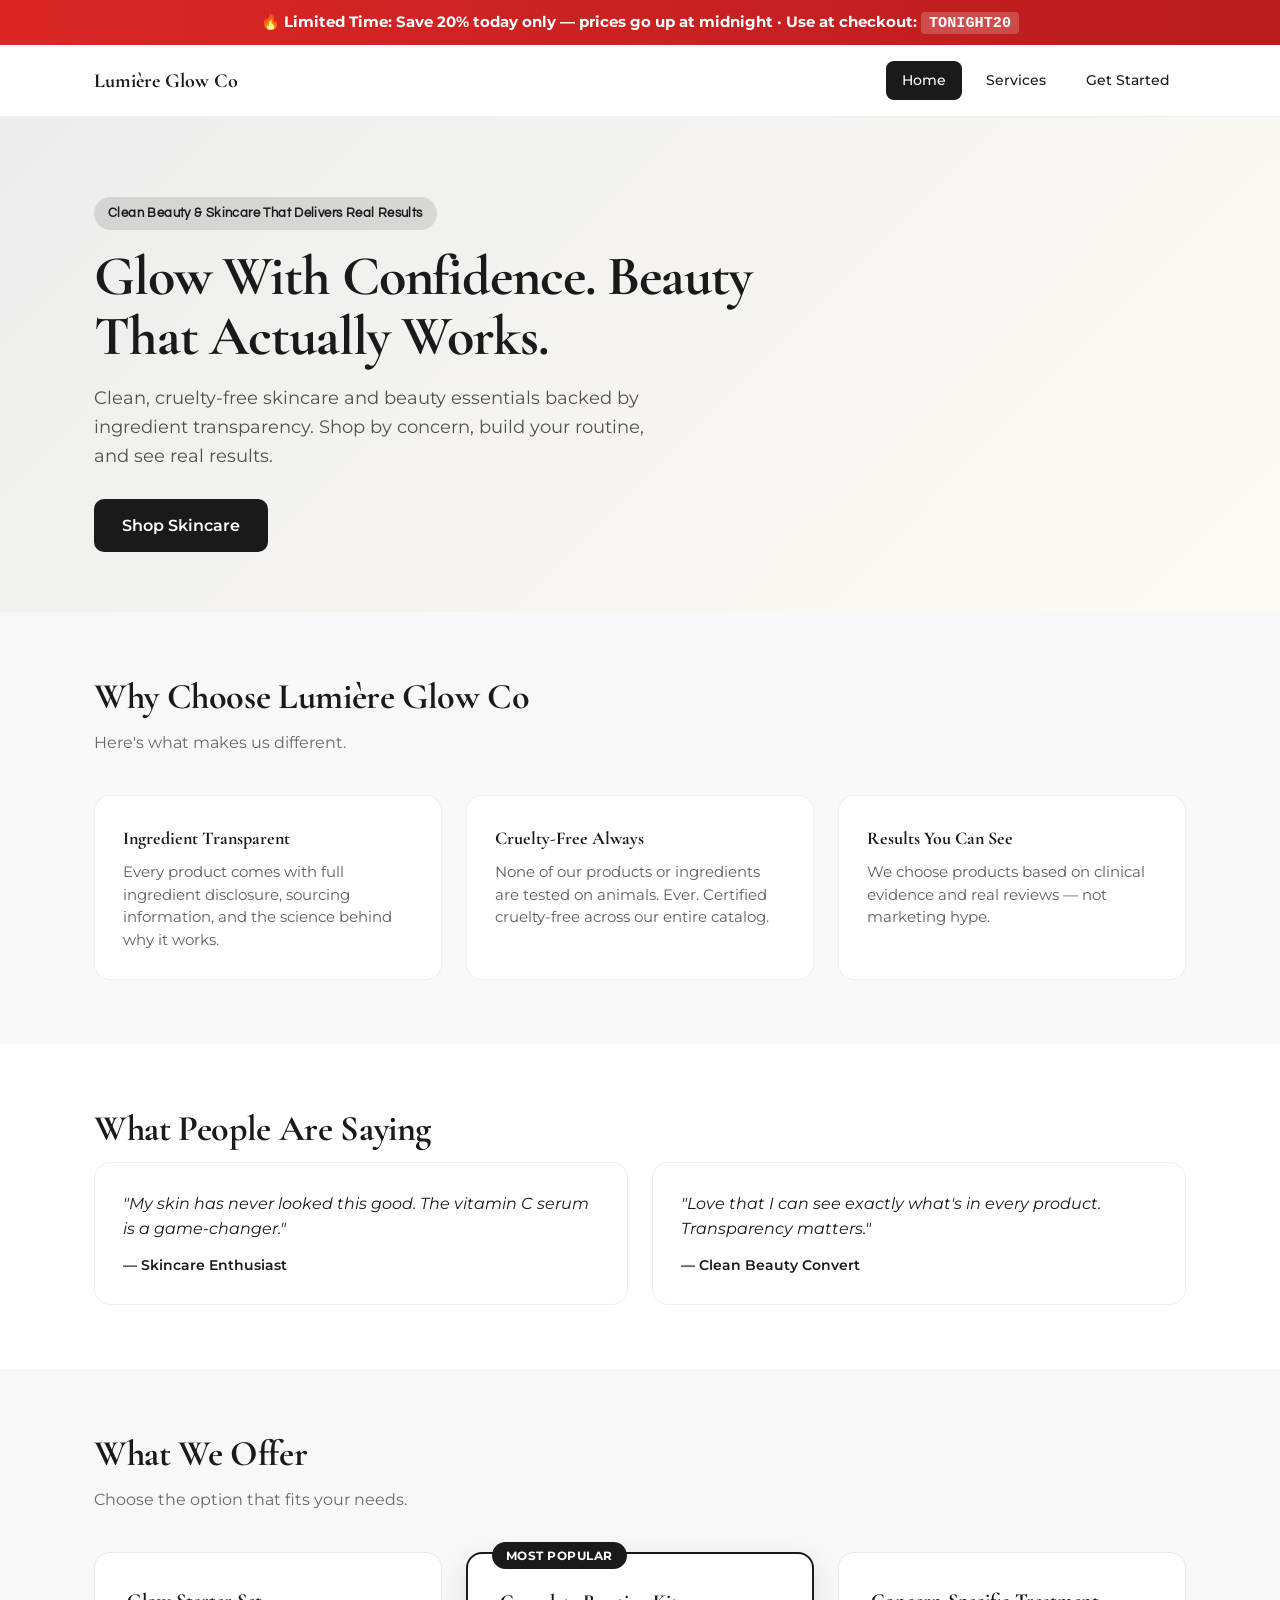
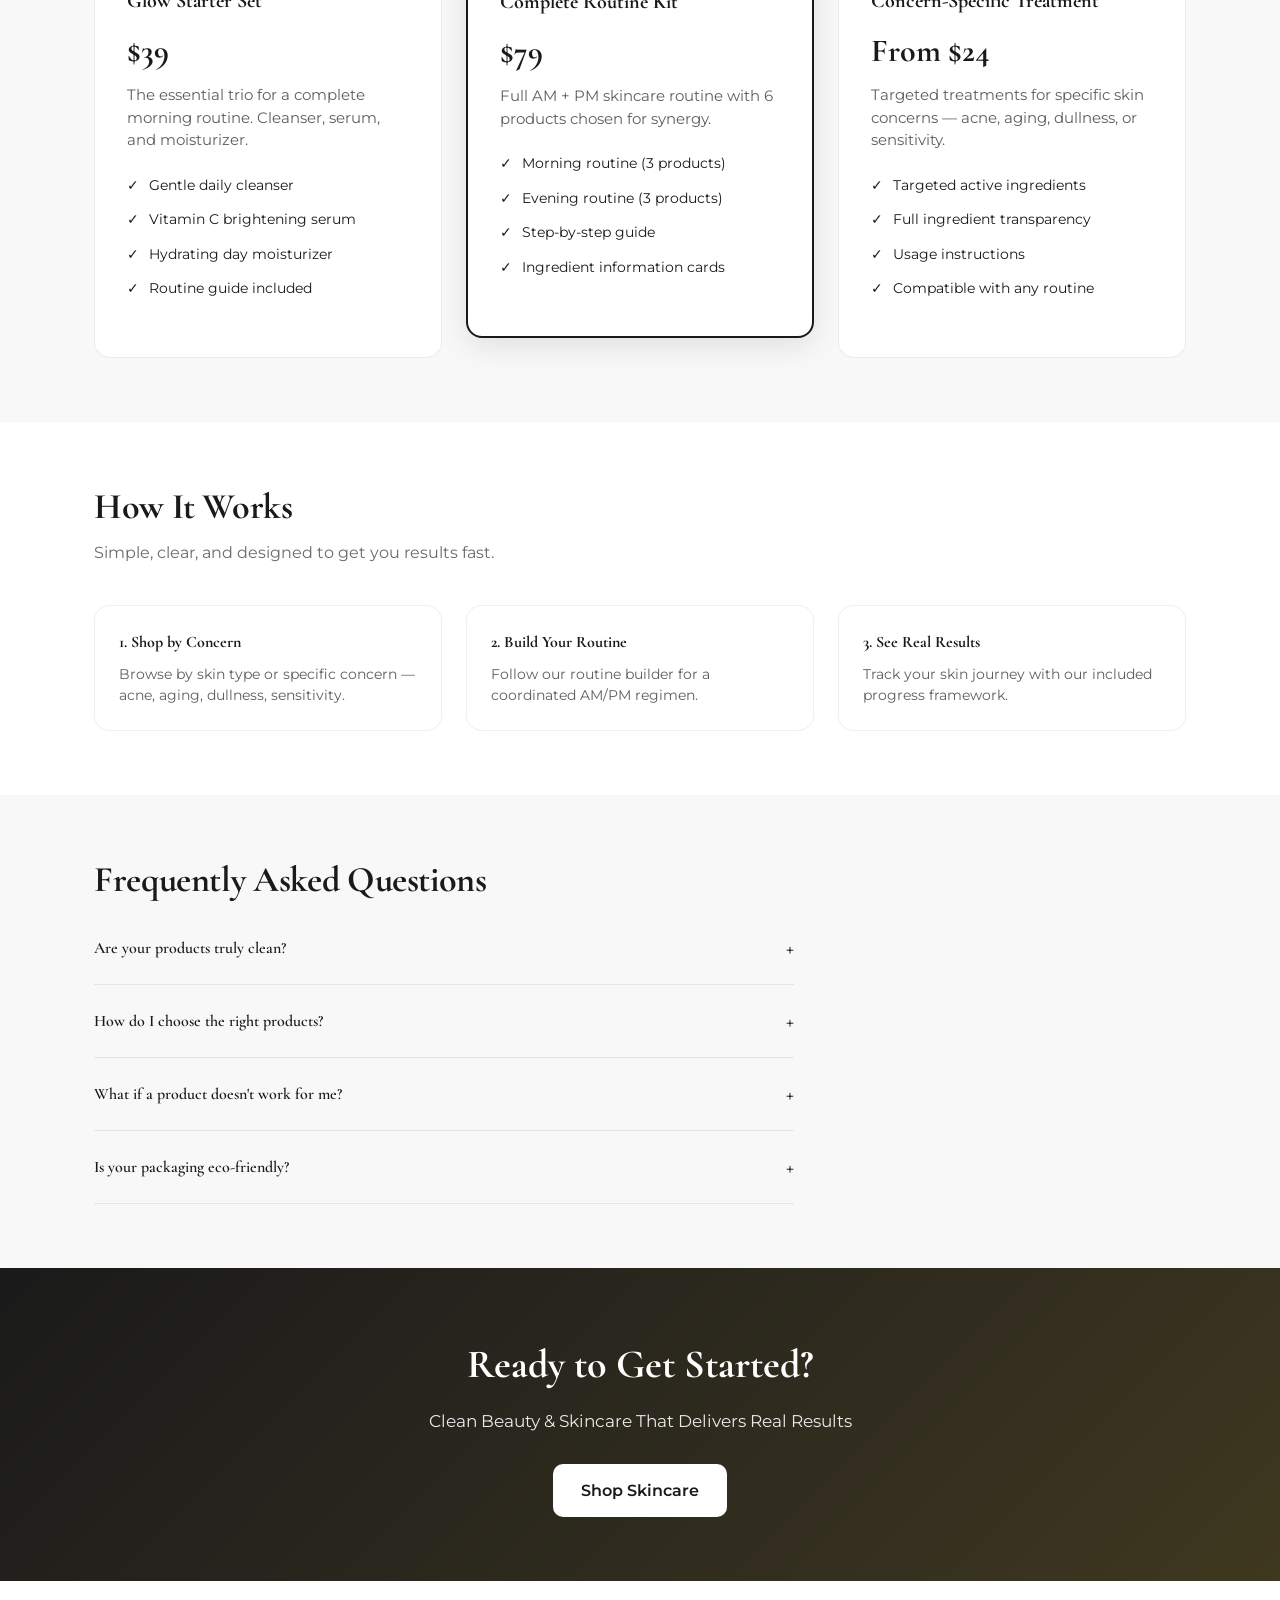
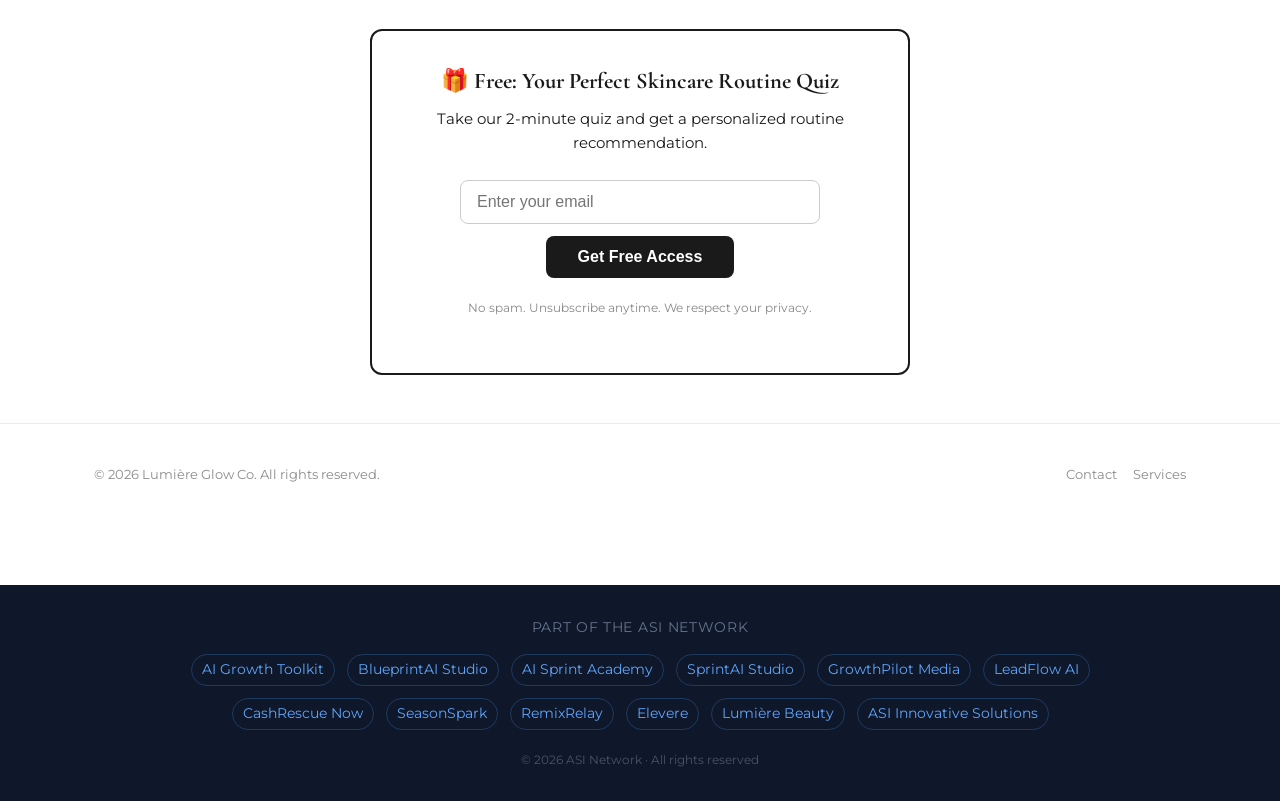
<file: index.html>
<div style="background:linear-gradient(90deg,#dc2626,#b91c1c);color:white;text-align:center;padding:10px 20px;font-weight:700;font-size:0.95rem;position:sticky;top:0;z-index:9999;">
  🔥 Limited Time: Save 20% today only — prices go up at midnight · Use at checkout: <span style="background:rgba(255,255,255,0.2);padding:2px 8px;border-radius:4px;font-family:monospace;">TONIGHT20</span>
</div><!DOCTYPE html>
<html lang="en">
<head>
  <meta charset="utf-8">
  <meta name="viewport" content="width=device-width, initial-scale=1">
  <title>Home | Lumière Glow Co</title>
  <meta name="description" content="Discover clean, effective skincare and beauty essentials curated for real results. Every product is ingredient-transparent, cruelty-free, and chosen for its proven efficacy.">
  <meta property="og:title" content="Home | Lumière Glow Co">
  <meta property="og:description" content="Discover clean, effective skincare and beauty essentials curated for real results. Every product is ingredient-transparent, cruelty-free, and chosen for its proven efficacy.">
  <meta property="og:type" content="website">
  <meta property="og:url" content="https://lumiereglowco.com/">
  <meta name="twitter:card" content="summary">
  <meta name="twitter:title" content="Home | Lumière Glow Co">
  <meta name="twitter:description" content="Discover clean, effective skincare and beauty essentials curated for real results. Every product is ingredient-transparent, cruelty-free, and chosen for its proven efficacy.">
  <link rel="preconnect" href="https://fonts.googleapis.com">
  <link rel="preconnect" href="https://fonts.gstatic.com" crossorigin>
  <link href="https://fonts.googleapis.com/css2?family=Cormorant+Garamond:wght@400;500;600;700;800&family=Montserrat:wght@400;500;600;700;800&family=Questrial:wght@400;500;600;700;800&display=swap" rel="stylesheet">
  <link rel="stylesheet" href="./styles.css">
<script type="application/ld+json">
{
  "@context": "https://schema.org",
  "@type": "Store",
  "name": "Lumi\u00e8re Glow Co.",
  "description": "Clean, cruelty-free skincare routines and ingredient-first beauty products.",
  "url": "https://lumiereglowco.com",
  "email": "hello@lumiereglowco.com"
}
</script>
<link rel="canonical" href="https://lumiereglowco.com/">
</head>
<body data-business-id="b6">
  <header class="site-header">
    <div class="container">
      <a href="./index.html" class="logo"><span>L</span>umière Glow Co</a>
      <nav class="nav-links">
    <a href="./index.html" class="active">Home</a>
    <a href="./offer.html">Services</a>
    <a href="./checkout.html">Get Started</a>
      </nav>
    </div>
  </header>
  <section class="hero-section">
    <div class="container">
      <div class="hero-content">
        <div class="hero-badge">Clean Beauty &amp; Skincare That Delivers Real Results</div>
        <h1>Glow With Confidence. Beauty That Actually Works.</h1>
        <p>Clean, cruelty-free skincare and beauty essentials backed by ingredient transparency. Shop by concern, build your routine, and see real results.</p>
        <div class="btn-group">
          <a href="./offer.html" class="btn btn-primary">Shop Skincare</a>
        </div>
      </div>
    </div>
  </section>
  <section class="section section-alt">
    <div class="container">
      <h2 class="section-title">Why Choose Lumière Glow Co</h2>
      <p class="section-subtitle">Here's what makes us different.</p>
      <div class="features-grid">
        <div class="feature-card">
          <h3>Ingredient Transparent</h3>
          <p>Every product comes with full ingredient disclosure, sourcing information, and the science behind why it works.</p>
        </div>
        <div class="feature-card">
          <h3>Cruelty-Free Always</h3>
          <p>None of our products or ingredients are tested on animals. Ever. Certified cruelty-free across our entire catalog.</p>
        </div>
        <div class="feature-card">
          <h3>Results You Can See</h3>
          <p>We choose products based on clinical evidence and real reviews — not marketing hype.</p>
        </div>
      </div>
    </div>
  </section>
  <section class="section">
    <div class="container">
      <h2 class="section-title">What People Are Saying</h2>
      <div class="proof-grid">
        <div class="proof-card">
          <blockquote>"My skin has never looked this good. The vitamin C serum is a game-changer."</blockquote>
          <cite>— Skincare Enthusiast</cite>
        </div>
        <div class="proof-card">
          <blockquote>"Love that I can see exactly what&#x27;s in every product. Transparency matters."</blockquote>
          <cite>— Clean Beauty Convert</cite>
        </div>
      </div>
    </div>
  </section>
  <section class="section  section-alt">
    <div class="container">
      <h2 class="section-title">What We Offer</h2>
      <p class="section-subtitle">Choose the option that fits your needs.</p>
      <div class="offers-grid">
        <div class="offer-card">
          <h3>Glow Starter Set</h3>
          <div class="offer-price">$39</div>
          <p>The essential trio for a complete morning routine. Cleanser, serum, and moisturizer.</p>
          <ul>
          <li>Gentle daily cleanser</li>
          <li>Vitamin C brightening serum</li>
          <li>Hydrating day moisturizer</li>
          <li>Routine guide included</li>
          </ul>
        </div>
        <div class="offer-card featured">
          <h3>Complete Routine Kit</h3>
          <div class="offer-price">$79</div>
          <p>Full AM + PM skincare routine with 6 products chosen for synergy.</p>
          <ul>
          <li>Morning routine (3 products)</li>
          <li>Evening routine (3 products)</li>
          <li>Step-by-step guide</li>
          <li>Ingredient information cards</li>
          </ul>
        </div>
        <div class="offer-card">
          <h3>Concern-Specific Treatment</h3>
          <div class="offer-price">From $24</div>
          <p>Targeted treatments for specific skin concerns — acne, aging, dullness, or sensitivity.</p>
          <ul>
          <li>Targeted active ingredients</li>
          <li>Full ingredient transparency</li>
          <li>Usage instructions</li>
          <li>Compatible with any routine</li>
          </ul>
        </div>
      </div>
    </div>
  </section>
  <section class="section">
    <div class="container">
      <h2 class="section-title">How It Works</h2>
      <p class="section-subtitle">Simple, clear, and designed to get you results fast.</p>
      <div class="process-grid">
        <div class="process-step">
          <h3>1. Shop by Concern</h3>
          <p>Browse by skin type or specific concern — acne, aging, dullness, sensitivity.</p>
        </div>
        <div class="process-step">
          <h3>2. Build Your Routine</h3>
          <p>Follow our routine builder for a coordinated AM/PM regimen.</p>
        </div>
        <div class="process-step">
          <h3>3. See Real Results</h3>
          <p>Track your skin journey with our included progress framework.</p>
        </div>
      </div>
    </div>
  </section>
  <section class="section section-alt">
    <div class="container">
      <h2 class="section-title">Frequently Asked Questions</h2>
      <div class="faq-list">
        <details class="faq-item">
          <summary>Are your products truly clean?</summary>
          <p>Yes. Every product meets our clean beauty standards — no parabens, sulfates, phthalates, or synthetic fragrances.</p>
        </details>
        <details class="faq-item">
          <summary>How do I choose the right products?</summary>
          <p>Use our &#x27;Shop by Concern&#x27; feature or take the skin quiz on the product page for personalized recommendations.</p>
        </details>
        <details class="faq-item">
          <summary>What if a product doesn&#x27;t work for me?</summary>
          <p>30-day satisfaction guarantee. If you&#x27;re not seeing results, contact us for a full refund.</p>
        </details>
        <details class="faq-item">
          <summary>Is your packaging eco-friendly?</summary>
          <p>We use recyclable packaging wherever possible and are transitioning to fully sustainable materials.</p>
        </details>
      </div>
    </div>
  </section>
  <section class="cta-section">
    <div class="container">
      <h2>Ready to Get Started?</h2>
      <p>Clean Beauty &amp; Skincare That Delivers Real Results</p>
      <a href="./offer.html" class="btn btn-primary">Shop Skincare</a>
    </div>
  </section>
  
  <!-- Lead Capture -->
  <section class="lead-capture" id="free-resource">
    <h3>🎁 Free: Your Perfect Skincare Routine Quiz</h3>
    <p>Take our 2-minute quiz and get a personalized routine recommendation.</p>
    <form action="#" method="POST" id="lead-form">
      <input type="email" name="email" placeholder="Enter your email" required aria-label="Email address">
      <button type="submit">Get Free Access</button>
      <p class="privacy-note">No spam. Unsubscribe anytime. We respect your privacy.</p>
    </form>
  </section>

  <footer class="site-footer">
    <div class="container">
      <div class="footer-content">
        <p>&copy; 2026 Lumière Glow Co. All rights reserved.</p>
        <div class="footer-links">
          <a href="mailto:support@lumiereglowco.com">Contact</a>
          <a href="./offer.html">Services</a>
        </div>
      </div>
    </div>
  </footer>
  <script>
  (function(){
    var bid='b6',page=location.pathname.split('/').pop()||'index.html';
    var key='asi_pv_'+bid;
    try{var d=JSON.parse(localStorage.getItem(key)||'{}');d[page]=(d[page]||0)+1;d._total=(d._total||0)+1;d._last=new Date().toISOString();d._ref=document.referrer||'direct';localStorage.setItem(key,JSON.stringify(d));}catch(e){}
    if(window.ASI_ANALYTICS_URL){try{navigator.sendBeacon(window.ASI_ANALYTICS_URL,JSON.stringify({business_id:bid,page:page,referrer:document.referrer||'direct',timestamp:new Date().toISOString(),ua:navigator.userAgent}));}catch(e){}}
  })();
  </script>

<script>
// Lead capture — stores submissions locally until email service is connected
document.addEventListener('DOMContentLoaded', function() {
  var form = document.getElementById('lead-form');
  if (form) {
    form.addEventListener('submit', function(e) {
      e.preventDefault();
      var email = form.querySelector('input[type="email"]').value;
      if (!email) return;
      // Store locally (will be replaced with real email API endpoint)
      var leads = JSON.parse(localStorage.getItem('asi_leads') || '[]');
      leads.push({ email: email, timestamp: new Date().toISOString(), source: window.location.hostname });
      localStorage.setItem('asi_leads', JSON.stringify(leads));
      // Show success
      var section = form.closest('.lead-capture');
      section.innerHTML = '<h3>✅ You\'re in!</h3><p>Check your inbox for your free resource.</p>';
    });
  }
});
</script>



<div class="asi-network-footer" style="background:#0f172a;color:#94a3b8;padding:32px 20px;margin-top:60px;text-align:center;">
  <p style="font-size:0.85rem;margin-bottom:16px;color:#64748b;letter-spacing:0.05em;text-transform:uppercase;">Part of the ASI Network</p>
  <div style="display:flex;flex-wrap:wrap;justify-content:center;gap:12px;max-width:900px;margin:0 auto;">
    <a href="https://growthkithq.com" style="color:#60a5fa;text-decoration:none;font-size:0.85rem;padding:4px 10px;border:1px solid #1e3a5f;border-radius:20px;">AI Growth Toolkit</a>
    <a href="https://blueprintaistudios.com" style="color:#60a5fa;text-decoration:none;font-size:0.85rem;padding:4px 10px;border:1px solid #1e3a5f;border-radius:20px;">BlueprintAI Studio</a>
    <a href="https://aisprintacademy.com" style="color:#60a5fa;text-decoration:none;font-size:0.85rem;padding:4px 10px;border:1px solid #1e3a5f;border-radius:20px;">AI Sprint Academy</a>
    <a href="https://sprintaistudios.com" style="color:#60a5fa;text-decoration:none;font-size:0.85rem;padding:4px 10px;border:1px solid #1e3a5f;border-radius:20px;">SprintAI Studio</a>
    <a href="https://thegrowthpilothq.com" style="color:#60a5fa;text-decoration:none;font-size:0.85rem;padding:4px 10px;border:1px solid #1e3a5f;border-radius:20px;">GrowthPilot Media</a>
    <a href="https://theleadflowhq.com" style="color:#60a5fa;text-decoration:none;font-size:0.85rem;padding:4px 10px;border:1px solid #1e3a5f;border-radius:20px;">LeadFlow AI</a>
    <a href="https://thecashrescue.com" style="color:#60a5fa;text-decoration:none;font-size:0.85rem;padding:4px 10px;border:1px solid #1e3a5f;border-radius:20px;">CashRescue Now</a>
    <a href="https://myseasonalspark.com" style="color:#60a5fa;text-decoration:none;font-size:0.85rem;padding:4px 10px;border:1px solid #1e3a5f;border-radius:20px;">SeasonSpark</a>
    <a href="https://vfaistudios.com" style="color:#60a5fa;text-decoration:none;font-size:0.85rem;padding:4px 10px;border:1px solid #1e3a5f;border-radius:20px;">RemixRelay</a>
    <a href="https://elevstyle.com" style="color:#60a5fa;text-decoration:none;font-size:0.85rem;padding:4px 10px;border:1px solid #1e3a5f;border-radius:20px;">Elevere</a>
    <a href="https://lumiereglowco.com" style="color:#60a5fa;text-decoration:none;font-size:0.85rem;padding:4px 10px;border:1px solid #1e3a5f;border-radius:20px;">Lumière Beauty</a>
    <a href="https://asiinnovativesolutions.com" style="color:#60a5fa;text-decoration:none;font-size:0.85rem;padding:4px 10px;border:1px solid #1e3a5f;border-radius:20px;">ASI Innovative Solutions</a>
  </div>
  <p style="font-size:0.78rem;margin-top:20px;color:#475569;">© 2026 ASI Network · All rights reserved</p>
</div>

</body>
</html>
</file>
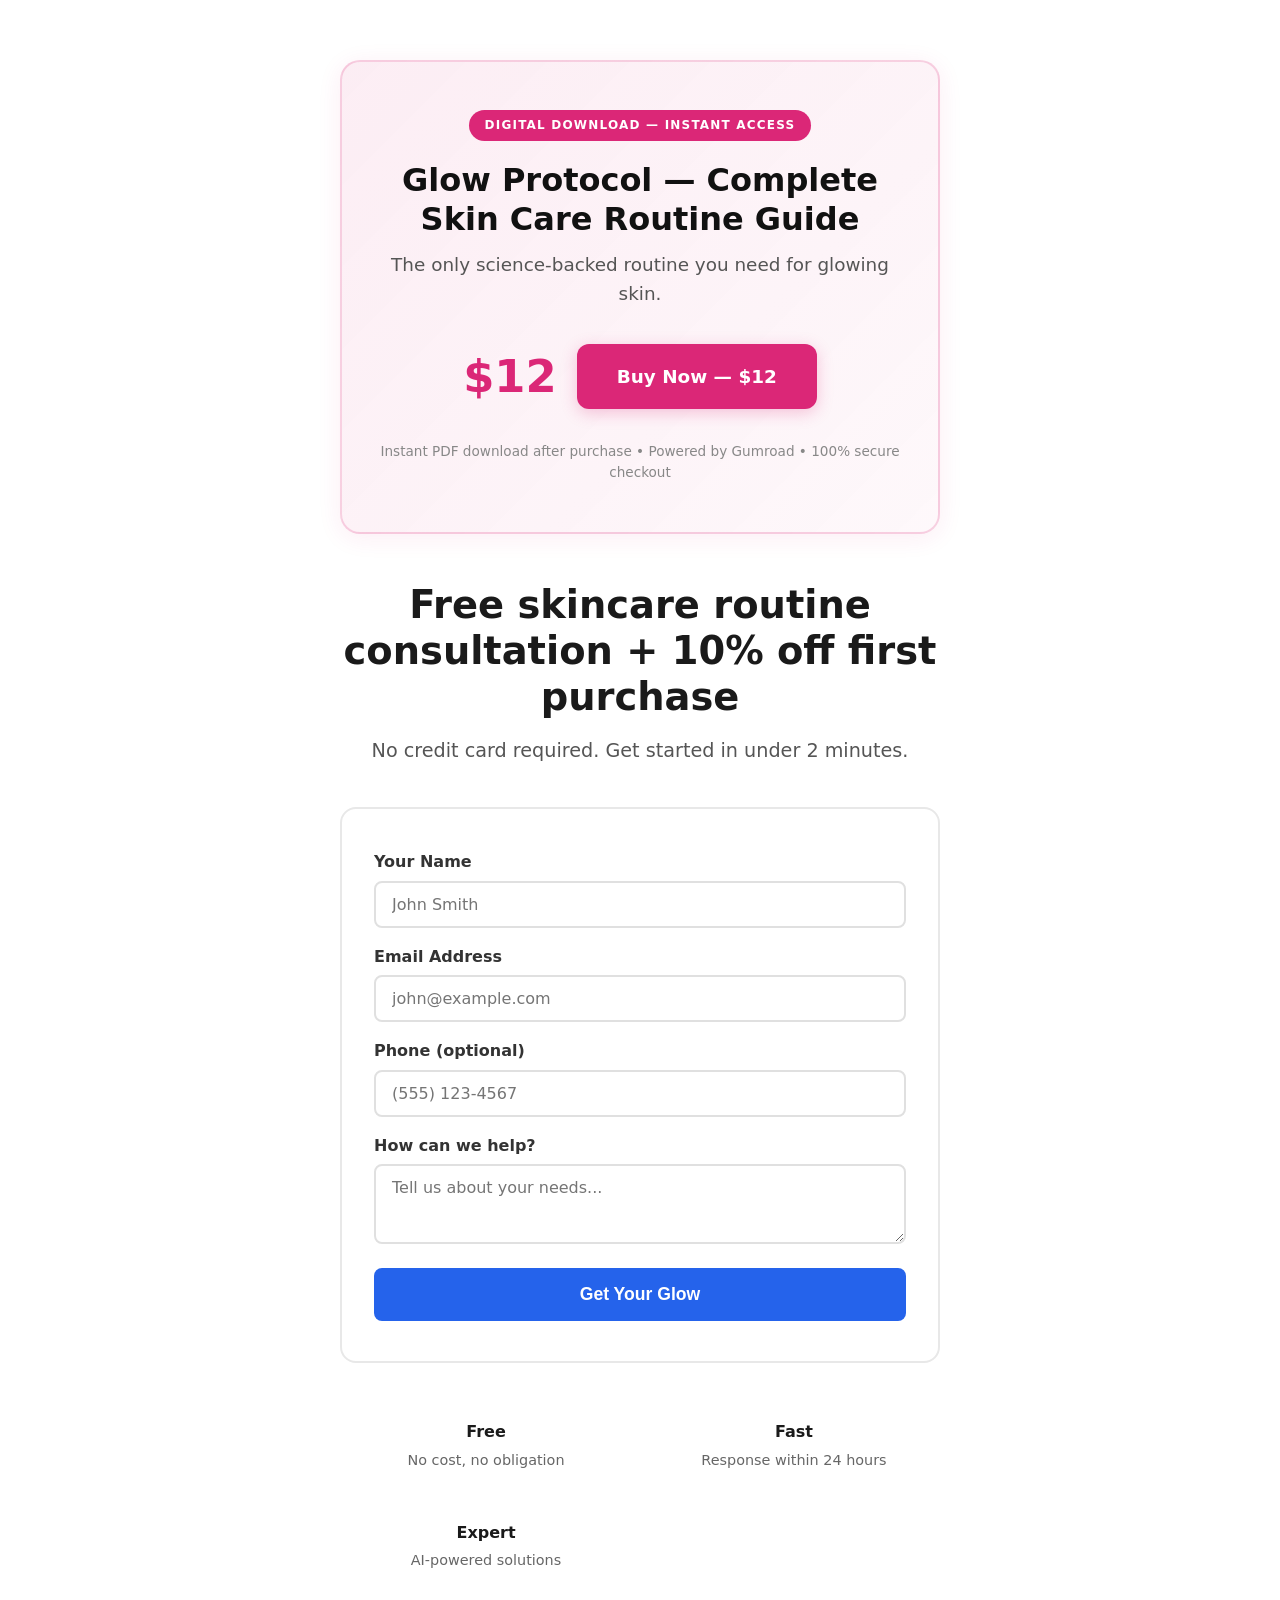
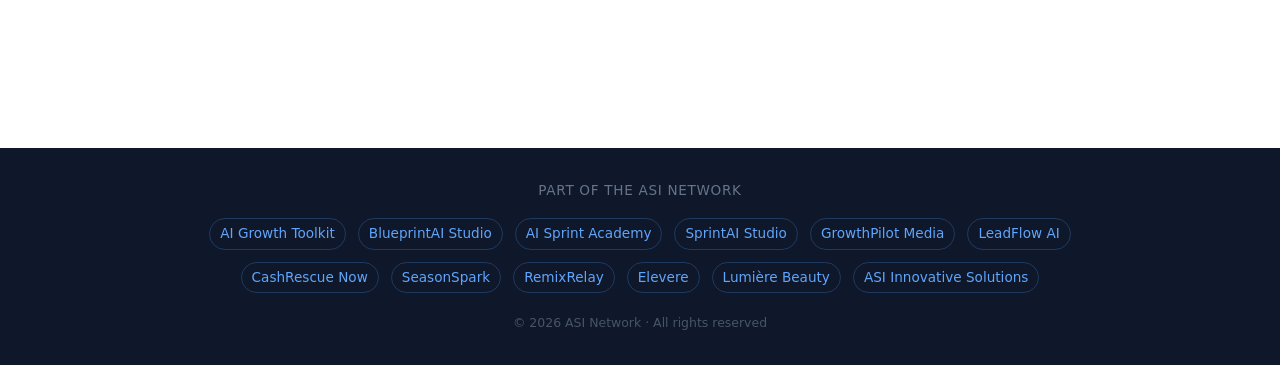
<file: checkout.html>
<!DOCTYPE html>
<html lang="en">
<head>
  <meta charset="utf-8">
  <meta name="viewport" content="width=device-width, initial-scale=1">
  <title>Get Your Glow | Lumière Glow Co</title>
  <meta name="description" content="Free skincare routine consultation + 10% off first purchase">
  <meta property="og:title" content="Get Your Glow | Lumière Glow Co">
  <meta property="og:type" content="website">
  <meta property="og:url" content="https://lumiereglowco.com/checkout.html">
  <link rel="canonical" href="https://lumiereglowco.com/checkout.html">
  <link rel="preconnect" href="https://fonts.googleapis.com">
  <link rel="preconnect" href="https://fonts.gstatic.com" crossorigin>
  <link href="https://fonts.googleapis.com/css2?family=Inter:wght@400;500;600;700;800&display=swap" rel="stylesheet">
  <link rel="stylesheet" href="./styles.css">
  <style>
    .lead-container { max-width: 640px; margin: 0 auto; padding: 60px 20px; text-align: center; }
    .lead-container h1 { font-size: 2.4rem; margin-bottom: 16px; line-height: 1.2; }
    .lead-container .subtitle { font-size: 1.2rem; color: #555; margin-bottom: 40px; }
    .lead-form { background: #fff; border: 2px solid #e8e8e8; border-radius: 16px; padding: 40px 32px; text-align: left; }
    .lead-form label { display: block; font-weight: 600; margin-bottom: 6px; color: #333; }
    .lead-form input, .lead-form textarea { width: 100%; padding: 12px 16px; border: 2px solid #e0e0e0; border-radius: 8px; font-size: 1rem; margin-bottom: 16px; font-family: inherit; box-sizing: border-box; }
    .lead-form input:focus, .lead-form textarea:focus { border-color: #2563eb; outline: none; }
    .lead-form textarea { min-height: 80px; resize: vertical; }
    .submit-btn { background: #2563eb; color: #fff; border: none; padding: 16px 32px; border-radius: 8px; font-size: 1.1rem; font-weight: 700; cursor: pointer; width: 100%; transition: background 0.2s; }
    .submit-btn:hover { background: #1d4ed8; }
    .success-msg { display: none; background: #dcfce7; border: 2px solid #16a34a; border-radius: 12px; padding: 24px; margin-top: 20px; }
    .success-msg h3 { color: #16a34a; margin-bottom: 8px; }
    .value-props { display: grid; grid-template-columns: repeat(auto-fit, minmax(200px, 1fr)); gap: 16px; margin: 40px 0; text-align: center; }
    .value-prop { padding: 16px; }
    .value-prop h4 { margin-bottom: 4px; }
    .value-prop p { color: #666; font-size: 0.9rem; }
  </style>
</head>
<body>
  <div class="lead-container">
    
  <!-- PRODUCT PURCHASE SECTION -->
  <div class="product-purchase-section" style="background: linear-gradient(135deg, #db277715, #db277708); border: 2px solid #db277730; border-radius: 20px; padding: 48px 32px; margin-bottom: 48px; text-align: center; box-shadow: 0 4px 24px #db277715;">
    <div style="display:inline-block; background:#db2777; color:#fff; font-size:0.75rem; font-weight:700; letter-spacing:0.1em; text-transform:uppercase; padding:6px 16px; border-radius:100px; margin-bottom:20px;">Digital Download — Instant Access</div>
    <h2 style="font-size: 2rem; font-weight: 800; color: #111; line-height: 1.2; margin-bottom: 12px;">Glow Protocol — Complete Skin Care Routine Guide</h2>
    <p style="font-size: 1.15rem; color: #555; margin-bottom: 32px; max-width: 540px; margin-left: auto; margin-right: auto;">The only science-backed routine you need for glowing skin.</p>
    <div style="display:flex; align-items:center; justify-content:center; gap:20px; flex-wrap:wrap; margin-bottom: 28px;">
      <div style="font-size: 2.8rem; font-weight: 900; color: #db2777;">$12</div>
      <a href="https://asinetwork.gumroad.com" target="_blank" rel="noopener" style="display:inline-block; background:#db2777; color:#fff; padding:18px 40px; border-radius:12px; font-size:1.15rem; font-weight:700; text-decoration:none; transition:opacity 0.2s; box-shadow: 0 4px 16px #db277740;" onmouseover="this.style.opacity='0.88'" onmouseout="this.style.opacity='1'">
        Buy Now — $12
      </a>
    </div>
    <p style="color:#888; font-size:0.85rem;">Instant PDF download after purchase &bull; Powered by Gumroad &bull; 100% secure checkout</p>
  </div>
  <!-- END PRODUCT PURCHASE SECTION -->
<h1>Free skincare routine consultation + 10% off first purchase</h1>
    <p class="subtitle">No credit card required. Get started in under 2 minutes.</p>

    <div class="lead-form">
      <form id="lead-form" action="https://formsubmit.co/Autopilot.TikTok.6@gmail.com" method="POST">
        <input type="hidden" name="_subject" value="New Lead from Lumière Glow Co Website">
        <input type="hidden" name="_captcha" value="false">
        <input type="hidden" name="_next" value="https://lumiereglowco.com/thank-you.html">
        <input type="hidden" name="_template" value="box">

        <label for="name">Your Name</label>
        <input type="text" id="name" name="name" placeholder="John Smith" required>

        <label for="email">Email Address</label>
        <input type="email" id="email" name="email" placeholder="john@example.com" required>

        <label for="phone">Phone (optional)</label>
        <input type="tel" id="phone" name="phone" placeholder="(555) 123-4567">

        <label for="message">How can we help?</label>
        <textarea id="message" name="message" placeholder="Tell us about your needs..."></textarea>

        <button type="submit" class="submit-btn">Get Your Glow</button>
      </form>
    </div>

    <div class="value-props">
      <div class="value-prop">
        <h4>Free</h4>
        <p>No cost, no obligation</p>
      </div>
      <div class="value-prop">
        <h4>Fast</h4>
        <p>Response within 24 hours</p>
      </div>
      <div class="value-prop">
        <h4>Expert</h4>
        <p>AI-powered solutions</p>
      </div>
    </div>
  </div>

  <script>
  (function(){
    var bid='b6',page='checkout.html';
    var key='asi_pv_'+bid;
    var today=new Date().toISOString().slice(0,10);
    var stored=JSON.parse(localStorage.getItem(key)||'{}');
    if(stored.date!==today)stored={date:today,views:0};
    stored.views++;
    localStorage.setItem(key,JSON.stringify(stored));
  })();
  </script>


<div class="asi-network-footer" style="background:#0f172a;color:#94a3b8;padding:32px 20px;margin-top:60px;text-align:center;">
  <p style="font-size:0.85rem;margin-bottom:16px;color:#64748b;letter-spacing:0.05em;text-transform:uppercase;">Part of the ASI Network</p>
  <div style="display:flex;flex-wrap:wrap;justify-content:center;gap:12px;max-width:900px;margin:0 auto;">
    <a href="https://growthkithq.com" style="color:#60a5fa;text-decoration:none;font-size:0.85rem;padding:4px 10px;border:1px solid #1e3a5f;border-radius:20px;">AI Growth Toolkit</a>
    <a href="https://blueprintaistudios.com" style="color:#60a5fa;text-decoration:none;font-size:0.85rem;padding:4px 10px;border:1px solid #1e3a5f;border-radius:20px;">BlueprintAI Studio</a>
    <a href="https://aisprintacademy.com" style="color:#60a5fa;text-decoration:none;font-size:0.85rem;padding:4px 10px;border:1px solid #1e3a5f;border-radius:20px;">AI Sprint Academy</a>
    <a href="https://sprintaistudios.com" style="color:#60a5fa;text-decoration:none;font-size:0.85rem;padding:4px 10px;border:1px solid #1e3a5f;border-radius:20px;">SprintAI Studio</a>
    <a href="https://thegrowthpilothq.com" style="color:#60a5fa;text-decoration:none;font-size:0.85rem;padding:4px 10px;border:1px solid #1e3a5f;border-radius:20px;">GrowthPilot Media</a>
    <a href="https://theleadflowhq.com" style="color:#60a5fa;text-decoration:none;font-size:0.85rem;padding:4px 10px;border:1px solid #1e3a5f;border-radius:20px;">LeadFlow AI</a>
    <a href="https://thecashrescue.com" style="color:#60a5fa;text-decoration:none;font-size:0.85rem;padding:4px 10px;border:1px solid #1e3a5f;border-radius:20px;">CashRescue Now</a>
    <a href="https://myseasonalspark.com" style="color:#60a5fa;text-decoration:none;font-size:0.85rem;padding:4px 10px;border:1px solid #1e3a5f;border-radius:20px;">SeasonSpark</a>
    <a href="https://vfaistudios.com" style="color:#60a5fa;text-decoration:none;font-size:0.85rem;padding:4px 10px;border:1px solid #1e3a5f;border-radius:20px;">RemixRelay</a>
    <a href="https://elevstyle.com" style="color:#60a5fa;text-decoration:none;font-size:0.85rem;padding:4px 10px;border:1px solid #1e3a5f;border-radius:20px;">Elevere</a>
    <a href="https://lumiereglowco.com" style="color:#60a5fa;text-decoration:none;font-size:0.85rem;padding:4px 10px;border:1px solid #1e3a5f;border-radius:20px;">Lumière Beauty</a>
    <a href="https://asiinnovativesolutions.com" style="color:#60a5fa;text-decoration:none;font-size:0.85rem;padding:4px 10px;border:1px solid #1e3a5f;border-radius:20px;">ASI Innovative Solutions</a>
  </div>
  <p style="font-size:0.78rem;margin-top:20px;color:#475569;">© 2026 ASI Network · All rights reserved</p>
</div>

</body>
</html>
</file>
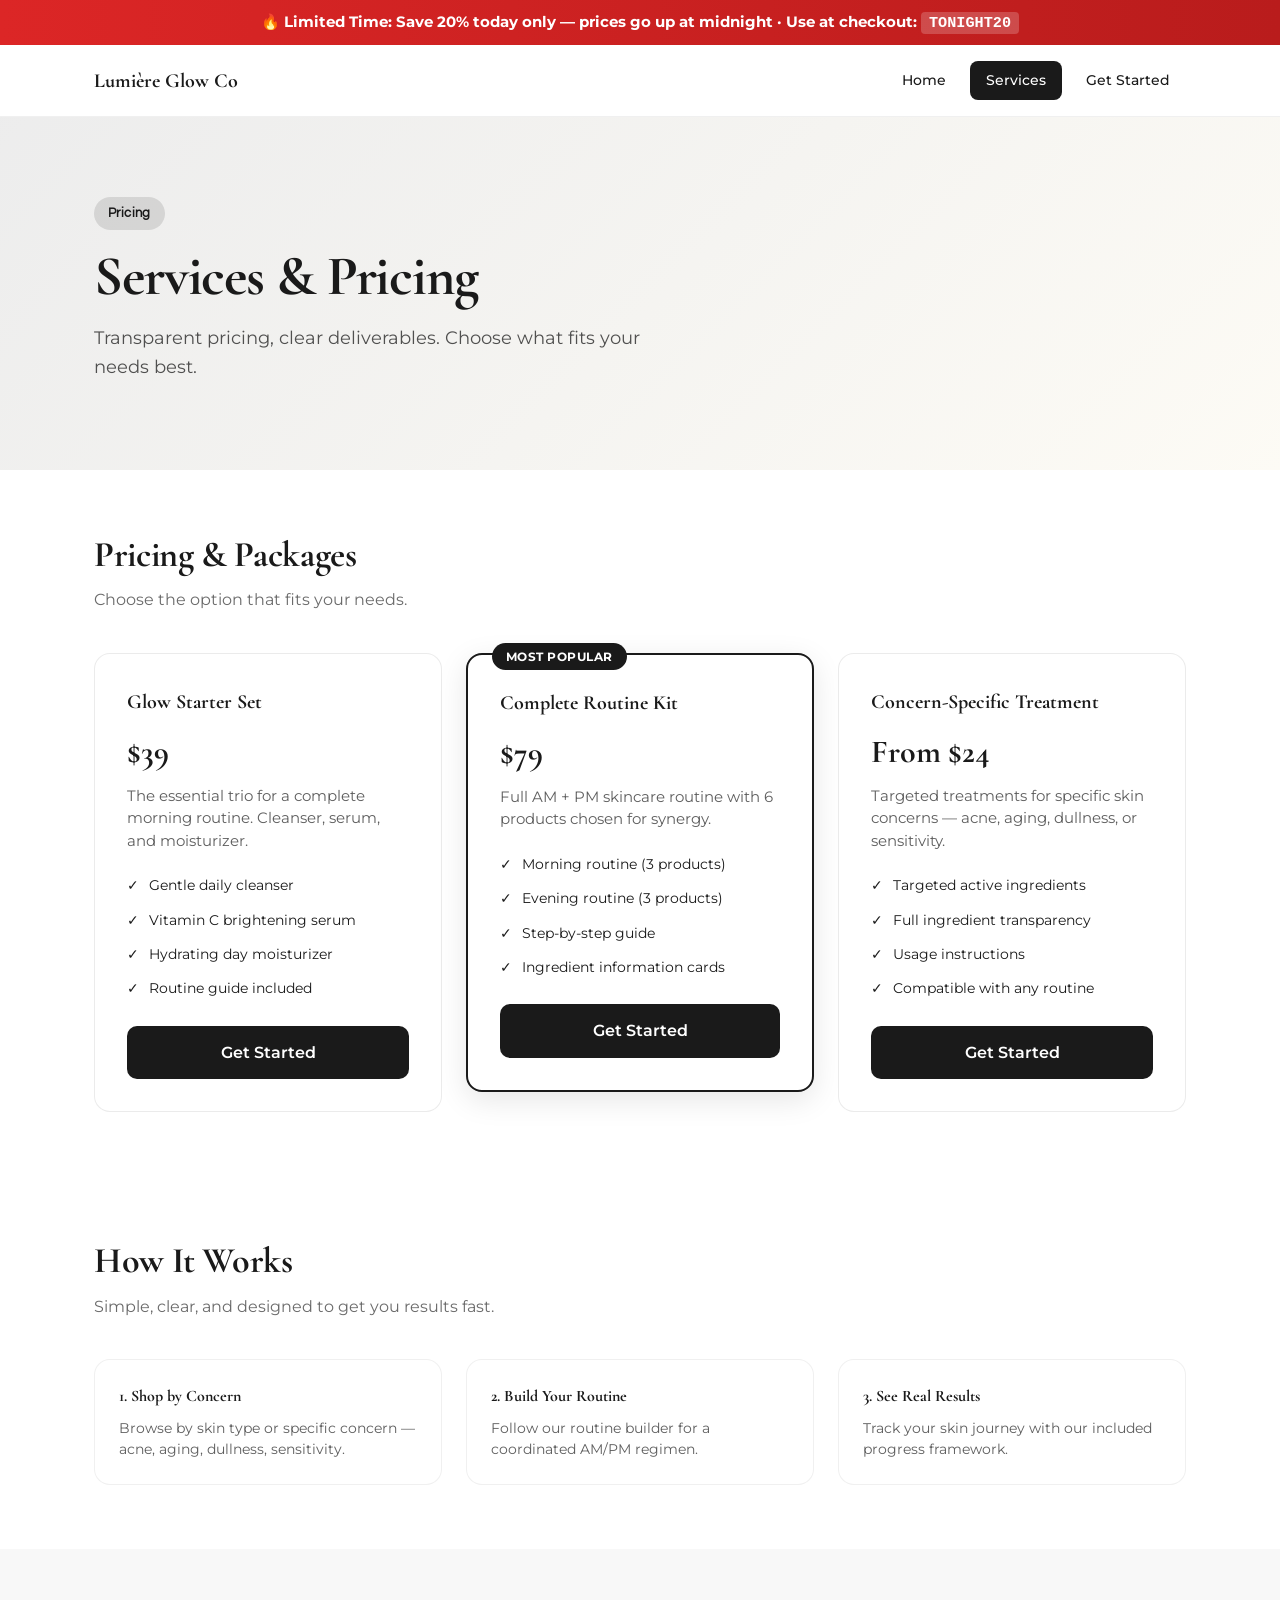
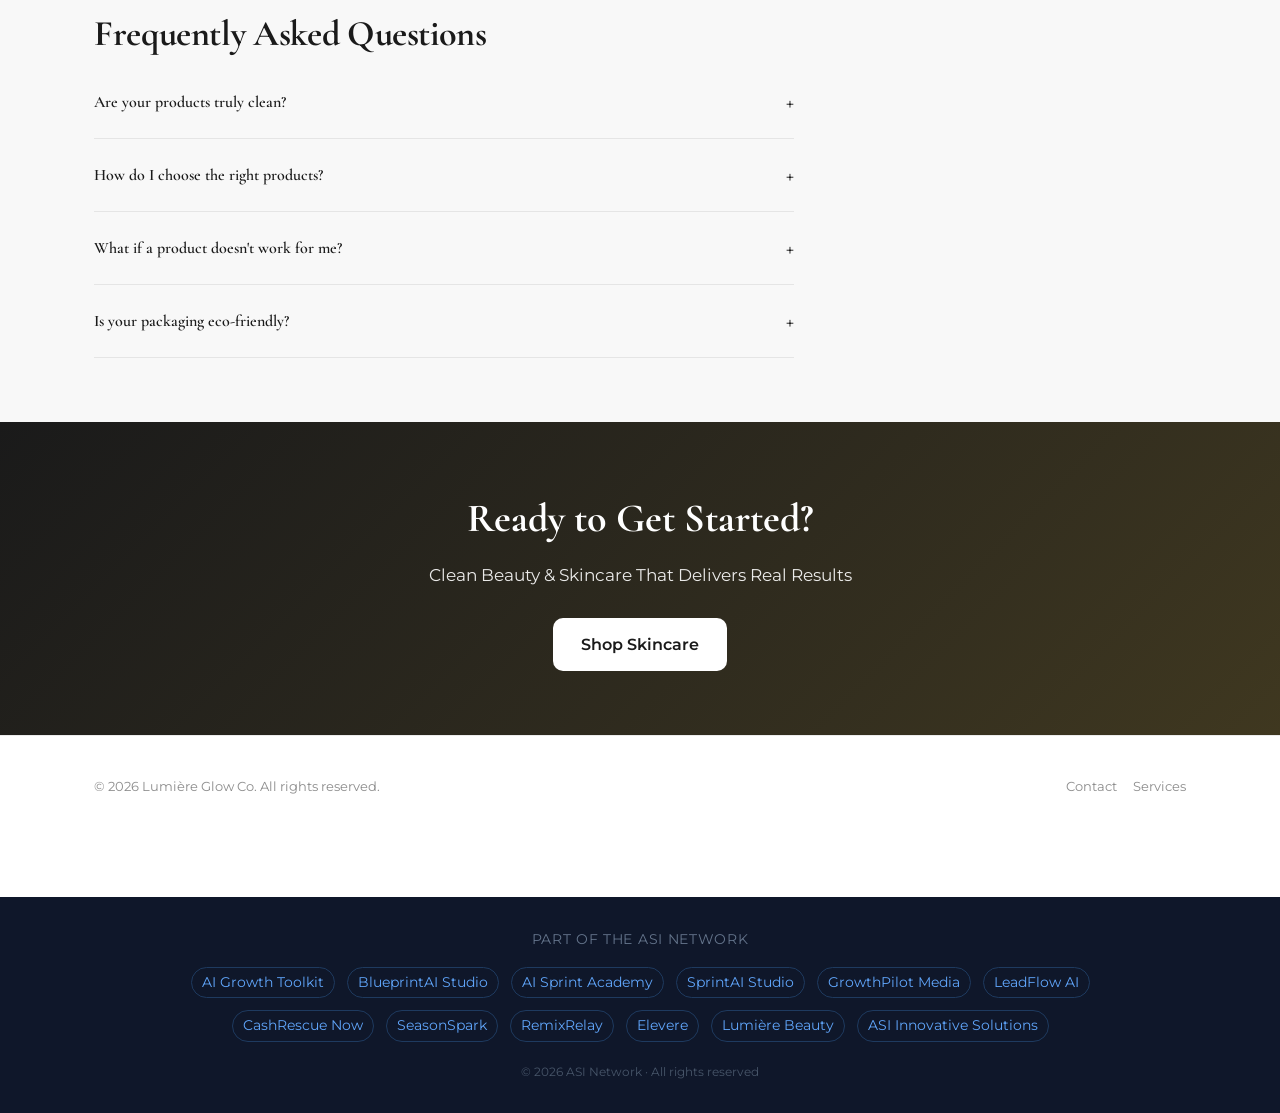
<file: offer.html>
<div style="background:linear-gradient(90deg,#dc2626,#b91c1c);color:white;text-align:center;padding:10px 20px;font-weight:700;font-size:0.95rem;position:sticky;top:0;z-index:9999;">
  🔥 Limited Time: Save 20% today only — prices go up at midnight · Use at checkout: <span style="background:rgba(255,255,255,0.2);padding:2px 8px;border-radius:4px;font-family:monospace;">TONIGHT20</span>
</div><!DOCTYPE html>
<html lang="en">
<head>
  <meta charset="utf-8">
  <meta name="viewport" content="width=device-width, initial-scale=1">
  <title>Services &amp; Pricing | Lumière Glow Co</title>
  <meta name="description" content="Discover clean, effective skincare and beauty essentials curated for real results. Every product is ingredient-transparent, cruelty-free, and chosen for its proven efficacy.">
  <meta property="og:title" content="Services &amp; Pricing | Lumière Glow Co">
  <meta property="og:description" content="Discover clean, effective skincare and beauty essentials curated for real results. Every product is ingredient-transparent, cruelty-free, and chosen for its proven efficacy.">
  <meta property="og:type" content="website">
  <meta property="og:url" content="https://lumiereglowco.com/">
  <meta name="twitter:card" content="summary">
  <meta name="twitter:title" content="Services &amp; Pricing | Lumière Glow Co">
  <meta name="twitter:description" content="Discover clean, effective skincare and beauty essentials curated for real results. Every product is ingredient-transparent, cruelty-free, and chosen for its proven efficacy.">
  <link rel="preconnect" href="https://fonts.googleapis.com">
  <link rel="preconnect" href="https://fonts.gstatic.com" crossorigin>
  <link href="https://fonts.googleapis.com/css2?family=Cormorant+Garamond:wght@400;500;600;700;800&family=Montserrat:wght@400;500;600;700;800&family=Questrial:wght@400;500;600;700;800&display=swap" rel="stylesheet">
  <link rel="stylesheet" href="./styles.css">
</head>
<body data-business-id="b6">
  <header class="site-header">
    <div class="container">
      <a href="./index.html" class="logo"><span>L</span>umière Glow Co</a>
      <nav class="nav-links">
    <a href="./index.html">Home</a>
    <a href="./offer.html" class="active">Services</a>
    <a href="./checkout.html">Get Started</a>
      </nav>
    </div>
  </header>
  <section class="hero-section">
    <div class="container">
      <div class="hero-content">
        <div class="hero-badge">Pricing</div>
        <h1>Services & Pricing</h1>
        <p>Transparent pricing, clear deliverables. Choose what fits your needs best.</p>
      </div>
    </div>
  </section>
  <section class="section">
    <div class="container">
      <h2 class="section-title">Pricing & Packages</h2>
      <p class="section-subtitle">Choose the option that fits your needs.</p>
      <div class="offers-grid">
        <div class="offer-card">
          <h3>Glow Starter Set</h3>
          <div class="offer-price">$39</div>
          <p>The essential trio for a complete morning routine. Cleanser, serum, and moisturizer.</p>
          <ul>
          <li>Gentle daily cleanser</li>
          <li>Vitamin C brightening serum</li>
          <li>Hydrating day moisturizer</li>
          <li>Routine guide included</li>
          </ul>
          <a href="./checkout.html" class="btn btn-primary">Get Started</a>
        </div>
        <div class="offer-card featured">
          <h3>Complete Routine Kit</h3>
          <div class="offer-price">$79</div>
          <p>Full AM + PM skincare routine with 6 products chosen for synergy.</p>
          <ul>
          <li>Morning routine (3 products)</li>
          <li>Evening routine (3 products)</li>
          <li>Step-by-step guide</li>
          <li>Ingredient information cards</li>
          </ul>
          <a href="./checkout.html" class="btn btn-primary">Get Started</a>
        </div>
        <div class="offer-card">
          <h3>Concern-Specific Treatment</h3>
          <div class="offer-price">From $24</div>
          <p>Targeted treatments for specific skin concerns — acne, aging, dullness, or sensitivity.</p>
          <ul>
          <li>Targeted active ingredients</li>
          <li>Full ingredient transparency</li>
          <li>Usage instructions</li>
          <li>Compatible with any routine</li>
          </ul>
          <a href="./checkout.html" class="btn btn-primary">Get Started</a>
        </div>
      </div>
    </div>
  </section>
  <section class="section">
    <div class="container">
      <h2 class="section-title">How It Works</h2>
      <p class="section-subtitle">Simple, clear, and designed to get you results fast.</p>
      <div class="process-grid">
        <div class="process-step">
          <h3>1. Shop by Concern</h3>
          <p>Browse by skin type or specific concern — acne, aging, dullness, sensitivity.</p>
        </div>
        <div class="process-step">
          <h3>2. Build Your Routine</h3>
          <p>Follow our routine builder for a coordinated AM/PM regimen.</p>
        </div>
        <div class="process-step">
          <h3>3. See Real Results</h3>
          <p>Track your skin journey with our included progress framework.</p>
        </div>
      </div>
    </div>
  </section>
  <section class="section section-alt">
    <div class="container">
      <h2 class="section-title">Frequently Asked Questions</h2>
      <div class="faq-list">
        <details class="faq-item">
          <summary>Are your products truly clean?</summary>
          <p>Yes. Every product meets our clean beauty standards — no parabens, sulfates, phthalates, or synthetic fragrances.</p>
        </details>
        <details class="faq-item">
          <summary>How do I choose the right products?</summary>
          <p>Use our &#x27;Shop by Concern&#x27; feature or take the skin quiz on the product page for personalized recommendations.</p>
        </details>
        <details class="faq-item">
          <summary>What if a product doesn&#x27;t work for me?</summary>
          <p>30-day satisfaction guarantee. If you&#x27;re not seeing results, contact us for a full refund.</p>
        </details>
        <details class="faq-item">
          <summary>Is your packaging eco-friendly?</summary>
          <p>We use recyclable packaging wherever possible and are transitioning to fully sustainable materials.</p>
        </details>
      </div>
    </div>
  </section>
  <section class="cta-section">
    <div class="container">
      <h2>Ready to Get Started?</h2>
      <p>Clean Beauty &amp; Skincare That Delivers Real Results</p>
      <a href="./offer.html" class="btn btn-primary">Shop Skincare</a>
    </div>
  </section>
  <footer class="site-footer">
    <div class="container">
      <div class="footer-content">
        <p>&copy; 2026 Lumière Glow Co. All rights reserved.</p>
        <div class="footer-links">
          <a href="mailto:support@lumiereglowco.com">Contact</a>
          <a href="./offer.html">Services</a>
        </div>
      </div>
    </div>
  </footer>
  <script>
  (function(){
    var bid='b6',page=location.pathname.split('/').pop()||'index.html';
    var key='asi_pv_'+bid;
    try{var d=JSON.parse(localStorage.getItem(key)||'{}');d[page]=(d[page]||0)+1;d._total=(d._total||0)+1;d._last=new Date().toISOString();d._ref=document.referrer||'direct';localStorage.setItem(key,JSON.stringify(d));}catch(e){}
    if(window.ASI_ANALYTICS_URL){try{navigator.sendBeacon(window.ASI_ANALYTICS_URL,JSON.stringify({business_id:bid,page:page,referrer:document.referrer||'direct',timestamp:new Date().toISOString(),ua:navigator.userAgent}));}catch(e){}}
  })();
  </script>


<div class="asi-network-footer" style="background:#0f172a;color:#94a3b8;padding:32px 20px;margin-top:60px;text-align:center;">
  <p style="font-size:0.85rem;margin-bottom:16px;color:#64748b;letter-spacing:0.05em;text-transform:uppercase;">Part of the ASI Network</p>
  <div style="display:flex;flex-wrap:wrap;justify-content:center;gap:12px;max-width:900px;margin:0 auto;">
    <a href="https://growthkithq.com" style="color:#60a5fa;text-decoration:none;font-size:0.85rem;padding:4px 10px;border:1px solid #1e3a5f;border-radius:20px;">AI Growth Toolkit</a>
    <a href="https://blueprintaistudios.com" style="color:#60a5fa;text-decoration:none;font-size:0.85rem;padding:4px 10px;border:1px solid #1e3a5f;border-radius:20px;">BlueprintAI Studio</a>
    <a href="https://aisprintacademy.com" style="color:#60a5fa;text-decoration:none;font-size:0.85rem;padding:4px 10px;border:1px solid #1e3a5f;border-radius:20px;">AI Sprint Academy</a>
    <a href="https://sprintaistudios.com" style="color:#60a5fa;text-decoration:none;font-size:0.85rem;padding:4px 10px;border:1px solid #1e3a5f;border-radius:20px;">SprintAI Studio</a>
    <a href="https://thegrowthpilothq.com" style="color:#60a5fa;text-decoration:none;font-size:0.85rem;padding:4px 10px;border:1px solid #1e3a5f;border-radius:20px;">GrowthPilot Media</a>
    <a href="https://theleadflowhq.com" style="color:#60a5fa;text-decoration:none;font-size:0.85rem;padding:4px 10px;border:1px solid #1e3a5f;border-radius:20px;">LeadFlow AI</a>
    <a href="https://thecashrescue.com" style="color:#60a5fa;text-decoration:none;font-size:0.85rem;padding:4px 10px;border:1px solid #1e3a5f;border-radius:20px;">CashRescue Now</a>
    <a href="https://myseasonalspark.com" style="color:#60a5fa;text-decoration:none;font-size:0.85rem;padding:4px 10px;border:1px solid #1e3a5f;border-radius:20px;">SeasonSpark</a>
    <a href="https://vfaistudios.com" style="color:#60a5fa;text-decoration:none;font-size:0.85rem;padding:4px 10px;border:1px solid #1e3a5f;border-radius:20px;">RemixRelay</a>
    <a href="https://elevstyle.com" style="color:#60a5fa;text-decoration:none;font-size:0.85rem;padding:4px 10px;border:1px solid #1e3a5f;border-radius:20px;">Elevere</a>
    <a href="https://lumiereglowco.com" style="color:#60a5fa;text-decoration:none;font-size:0.85rem;padding:4px 10px;border:1px solid #1e3a5f;border-radius:20px;">Lumière Beauty</a>
    <a href="https://asiinnovativesolutions.com" style="color:#60a5fa;text-decoration:none;font-size:0.85rem;padding:4px 10px;border:1px solid #1e3a5f;border-radius:20px;">ASI Innovative Solutions</a>
  </div>
  <p style="font-size:0.78rem;margin-top:20px;color:#475569;">© 2026 ASI Network · All rights reserved</p>
</div>

</body>
</html>
</file>
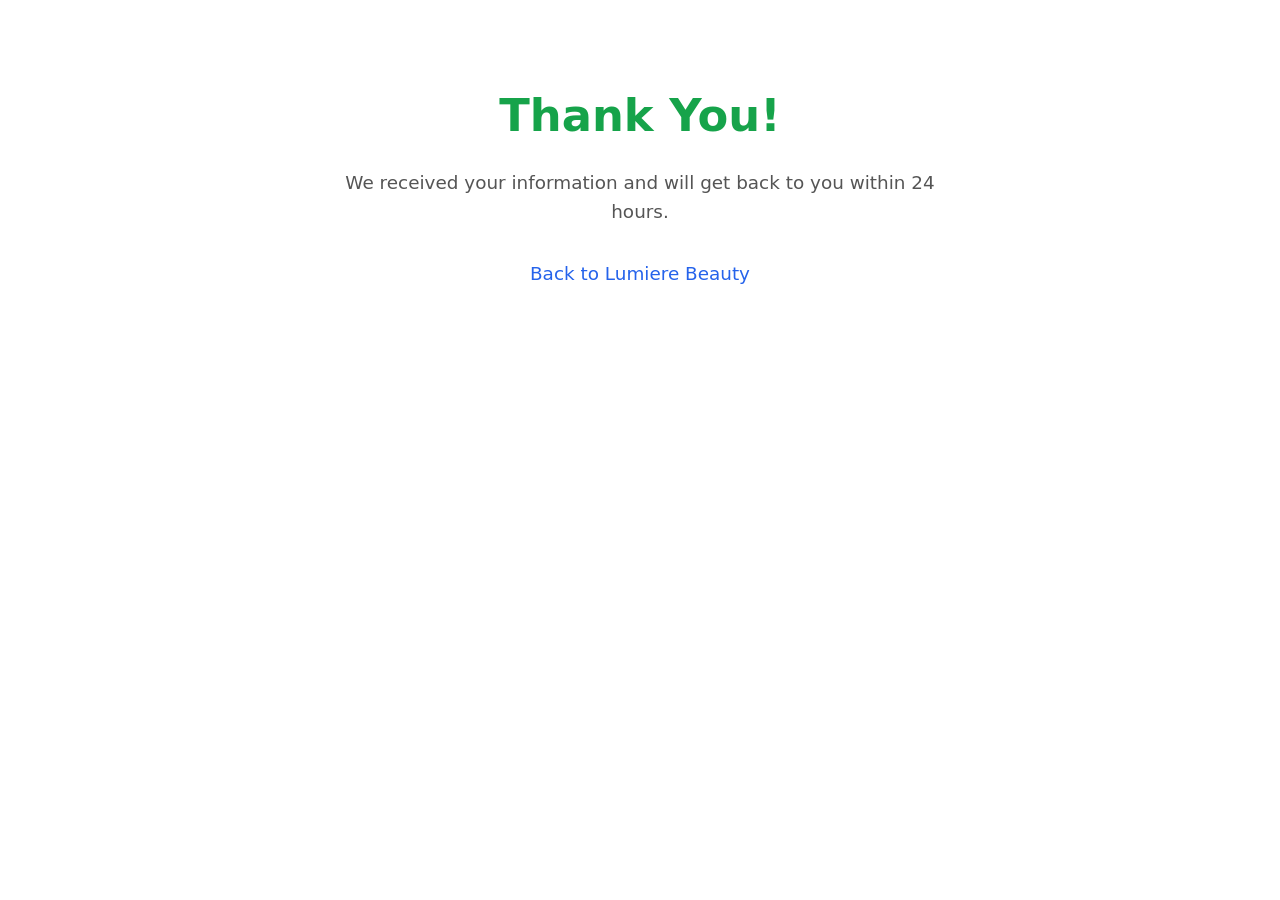
<file: thank-you.html>
<!DOCTYPE html>
<html lang="en">
<head>
  <meta charset="utf-8">
  <meta name="viewport" content="width=device-width, initial-scale=1">
  <title>Thank You | Lumiere Beauty</title>
  <link rel="preconnect" href="https://fonts.googleapis.com">
  <link rel="preconnect" href="https://fonts.gstatic.com" crossorigin>
  <link href="https://fonts.googleapis.com/css2?family=Inter:wght@400;500;600;700;800&display=swap" rel="stylesheet">
  <link rel="stylesheet" href="./styles.css">
  <style>
    .ty-container { max-width: 640px; margin: 0 auto; padding: 80px 20px; text-align: center; }
    .ty-container h1 { font-size: 2.8rem; margin-bottom: 16px; color: #16a34a; }
    .ty-container p { font-size: 1.15rem; color: #555; line-height: 1.6; }
    .ty-container a { color: #2563eb; }
  </style>
</head>
<body>
  <div class="ty-container">
    <h1>Thank You!</h1>
    <p>We received your information and will get back to you within 24 hours.</p>
    <p style="margin-top:32px;"><a href="/">Back to Lumiere Beauty</a></p>
  </div>
</body>
</html>
</file>
<file: styles.css>
:root {
  --primary: #1A1A1A;
  --secondary: #D4AF37;
  --accent: #F8E9E3;
  --ink: #1A1A1A;
  --surface: #FFFFFF;
  --display: 'Cormorant Garamond', system-ui, sans-serif;
  --body: 'Montserrat', system-ui, sans-serif;
  --accent-font: 'Questrial', system-ui, sans-serif;
}
*{box-sizing:border-box;margin:0;padding:0;}
body{
  font-family:var(--body);color:var(--ink);background:var(--surface);
  line-height:1.6;-webkit-font-smoothing:antialiased;
}
a{color:var(--primary);text-decoration:none;}
a:hover{text-decoration:underline;}
img{max-width:100%;height:auto;}

/* Layout */
.container{max-width:1140px;margin:0 auto;padding:0 24px;}

/* Header */
.site-header{
  padding:16px 0;border-bottom:1px solid rgba(0,0,0,0.06);
  background:rgba(255,255,255,0.95);backdrop-filter:blur(10px);
  position:sticky;top:0;z-index:100;
}
.site-header .container{display:flex;align-items:center;justify-content:space-between;gap:16px;flex-wrap:wrap;}
.logo{font-family:var(--display);font-size:20px;font-weight:700;color:var(--ink);text-decoration:none;}
.logo:hover{text-decoration:none;}
.logo span{color:var(--primary);}
.nav-links{display:flex;gap:8px;align-items:center;flex-wrap:wrap;}
.nav-links a{
  padding:8px 16px;border-radius:8px;font-size:14px;font-weight:500;
  color:var(--ink);text-decoration:none;transition:all .2s;
}
.nav-links a:hover{background:rgba(0,0,0,0.04);text-decoration:none;}
.nav-links a.active{background:var(--primary);color:#fff;}

/* Hero */
.hero-section{
  padding:80px 0 60px;
  background:linear-gradient(135deg,
    color-mix(in srgb, var(--primary) 8%, var(--surface)),
    color-mix(in srgb, var(--secondary) 5%, var(--surface)));
}
.hero-content{max-width:680px;}
.hero-badge{
  display:inline-block;padding:6px 14px;border-radius:100px;
  background:color-mix(in srgb, var(--primary) 12%, transparent);
  color:var(--primary);font-size:13px;font-weight:600;
  font-family:var(--accent-font);letter-spacing:0.03em;margin-bottom:16px;
}
.hero-content h1{
  font-family:var(--display);font-size:clamp(32px,5vw,56px);
  font-weight:800;line-height:1.08;letter-spacing:-0.02em;margin-bottom:18px;color:var(--ink);
}
.hero-content p{font-size:18px;line-height:1.6;color:color-mix(in srgb,var(--ink) 75%,transparent);max-width:560px;margin-bottom:28px;}
.btn{
  display:inline-block;padding:14px 28px;border-radius:10px;
  font-size:16px;font-weight:600;text-decoration:none;transition:all .2s;cursor:pointer;border:none;
}
.btn:hover{text-decoration:none;transform:translateY(-1px);box-shadow:0 4px 16px rgba(0,0,0,0.12);}
.btn-primary{background:var(--primary);color:#fff;}
.btn-secondary{background:transparent;color:var(--primary);border:2px solid var(--primary);}
.btn-group{display:flex;gap:12px;flex-wrap:wrap;}

/* Sections */
.section{padding:64px 0;}
.section-alt{background:color-mix(in srgb,var(--primary) 3%,var(--surface));}
.section-title{
  font-family:var(--display);font-size:clamp(24px,3.5vw,36px);
  font-weight:700;line-height:1.15;letter-spacing:-0.01em;margin-bottom:12px;
}
.section-subtitle{font-size:16px;color:color-mix(in srgb,var(--ink) 65%,transparent);max-width:560px;margin-bottom:40px;}

/* Feature grid */
.features-grid{display:grid;grid-template-columns:repeat(auto-fit,minmax(300px,1fr));gap:24px;}
.feature-card{
  padding:28px;border-radius:16px;background:#fff;
  border:1px solid rgba(0,0,0,0.06);transition:box-shadow .2s;
}
.feature-card:hover{box-shadow:0 8px 30px rgba(0,0,0,0.08);}
.feature-card h3{font-family:var(--display);font-size:18px;font-weight:700;margin-bottom:8px;}
.feature-card p{font-size:15px;color:color-mix(in srgb,var(--ink) 70%,transparent);line-height:1.5;}

/* Offer cards */
.offers-grid{display:grid;grid-template-columns:repeat(auto-fit,minmax(280px,1fr));gap:24px;align-items:start;}
.offer-card{
  padding:32px;border-radius:16px;background:#fff;
  border:1px solid rgba(0,0,0,0.08);position:relative;
}
.offer-card.featured{border:2px solid var(--primary);box-shadow:0 8px 30px rgba(0,0,0,0.1);}
.offer-card.featured::before{
  content:'Most Popular';position:absolute;top:-12px;left:24px;
  padding:4px 14px;border-radius:100px;background:var(--primary);color:#fff;
  font-size:12px;font-weight:700;letter-spacing:0.04em;text-transform:uppercase;
}
.offer-card h3{font-family:var(--display);font-size:20px;font-weight:700;margin-bottom:4px;}
.offer-price{font-size:32px;font-weight:800;color:var(--primary);font-family:var(--display);margin:8px 0;}
.offer-card>p{font-size:15px;color:color-mix(in srgb,var(--ink) 70%,transparent);margin-bottom:16px;line-height:1.5;}
.offer-card ul{list-style:none;margin-bottom:20px;}
.offer-card ul li{padding:6px 0;font-size:14px;color:var(--ink);position:relative;padding-left:22px;}
.offer-card ul li::before{content:'✓';position:absolute;left:0;color:var(--primary);font-weight:700;}
.offer-card .btn{width:100%;text-align:center;}

/* Process */
.process-grid{display:grid;grid-template-columns:repeat(auto-fit,minmax(220px,1fr));gap:24px;counter-reset:process;}
.process-step{padding:24px;border-radius:16px;background:#fff;border:1px solid rgba(0,0,0,0.06);}
.process-step h3{font-family:var(--display);font-size:16px;font-weight:700;margin-bottom:8px;color:var(--primary);}
.process-step p{font-size:14px;color:color-mix(in srgb,var(--ink) 70%,transparent);line-height:1.5;}

/* FAQ */
.faq-list{max-width:700px;}
.faq-item{border-bottom:1px solid rgba(0,0,0,0.08);padding:20px 0;}
.faq-item summary{
  font-family:var(--display);font-size:16px;font-weight:600;cursor:pointer;
  list-style:none;display:flex;justify-content:space-between;align-items:center;
}
.faq-item summary::after{content:'+';font-size:20px;color:var(--primary);transition:transform .2s;}
.faq-item[open] summary::after{content:'−';}
.faq-item p{margin-top:12px;font-size:15px;color:color-mix(in srgb,var(--ink) 75%,transparent);line-height:1.6;}

/* Proof */
.proof-grid{display:grid;grid-template-columns:repeat(auto-fit,minmax(300px,1fr));gap:24px;}
.proof-card{padding:28px;border-radius:16px;background:#fff;border:1px solid rgba(0,0,0,0.06);}
.proof-card blockquote{font-size:16px;font-style:italic;line-height:1.6;color:var(--ink);margin-bottom:12px;}
.proof-card cite{font-size:14px;font-weight:600;color:var(--primary);font-style:normal;}

/* CTA Footer */
.cta-section{
  padding:64px 0;text-align:center;
  background:linear-gradient(135deg,var(--primary),color-mix(in srgb,var(--primary) 80%,var(--secondary)));
  color:#fff;
}
.cta-section h2{font-family:var(--display);font-size:clamp(24px,4vw,40px);font-weight:700;margin-bottom:12px;color:#fff;}
.cta-section p{font-size:17px;opacity:.9;margin-bottom:28px;max-width:500px;margin-left:auto;margin-right:auto;}
.cta-section .btn-primary{background:#fff;color:var(--primary);}

/* Footer */
.site-footer{padding:40px 0;border-top:1px solid rgba(0,0,0,0.08);}
.footer-content{display:flex;justify-content:space-between;align-items:center;flex-wrap:wrap;gap:16px;}
.footer-content p{font-size:13px;color:color-mix(in srgb,var(--ink) 50%,transparent);}
.footer-links{display:flex;gap:16px;}
.footer-links a{font-size:13px;color:color-mix(in srgb,var(--ink) 50%,transparent);}
.footer-links a:hover{color:var(--primary);}

/* Network grid (B0 only) */
.network-grid{display:grid;grid-template-columns:repeat(auto-fit,minmax(300px,1fr));gap:20px;}
.network-card{
  padding:24px;border-radius:16px;background:#fff;
  border:1px solid rgba(0,0,0,0.06);transition:all .2s;
}
.network-card:hover{box-shadow:0 8px 30px rgba(0,0,0,0.08);transform:translateY(-2px);}
.network-card h3{font-family:var(--display);font-size:17px;font-weight:700;margin-bottom:4px;}
.network-card p{font-size:14px;color:color-mix(in srgb,var(--ink) 65%,transparent);margin-bottom:12px;}
.network-card a{font-size:14px;font-weight:600;}

/* Email capture */
.email-form{display:flex;gap:10px;flex-wrap:wrap;max-width:460px;}
.email-form input{
  flex:1;min-width:200px;padding:12px 16px;border:2px solid rgba(0,0,0,0.1);
  border-radius:10px;font-size:15px;font-family:var(--body);
}
.email-form input:focus{outline:none;border-color:var(--primary);}

/* Responsive */
@media(max-width:768px){
  .hero-section{padding:48px 0 40px;}
  .hero-content h1{font-size:28px;}
  .features-grid,.offers-grid,.process-grid,.proof-grid,.network-grid{grid-template-columns:1fr;}
  .nav-links{gap:4px;}
  .nav-links a{padding:6px 10px;font-size:13px;}
  .footer-content{flex-direction:column;text-align:center;}
}

/* ── Lead Capture ── */
.lead-capture {
  background: var(--surface, #f8f9fa);
  border: 2px solid var(--primary, #2563eb);
  border-radius: 12px;
  padding: 2rem;
  margin: 3rem auto;
  max-width: 540px;
  text-align: center;
}
.lead-capture h3 {
  font-family: var(--display, sans-serif);
  color: var(--ink, #1a1a2e);
  margin-bottom: 0.5rem;
  font-size: 1.4rem;
}
.lead-capture p {
  color: var(--ink, #333);
  margin-bottom: 1.5rem;
  font-size: 0.95rem;
}
.lead-capture form {
  display: flex;
  flex-direction: column;
  gap: 0.75rem;
  align-items: center;
}
.lead-capture input[type="email"] {
  width: 100%;
  max-width: 360px;
  padding: 0.75rem 1rem;
  border: 1px solid #ccc;
  border-radius: 8px;
  font-size: 1rem;
}
.lead-capture button {
  background: var(--primary, #2563eb);
  color: #fff;
  border: none;
  padding: 0.75rem 2rem;
  border-radius: 8px;
  font-size: 1rem;
  font-weight: 600;
  cursor: pointer;
  transition: opacity 0.2s;
}
.lead-capture button:hover {
  opacity: 0.9;
}
.lead-capture .privacy-note {
  font-size: 0.75rem;
  color: #888;
  margin-top: 0.5rem;
}
</file>
